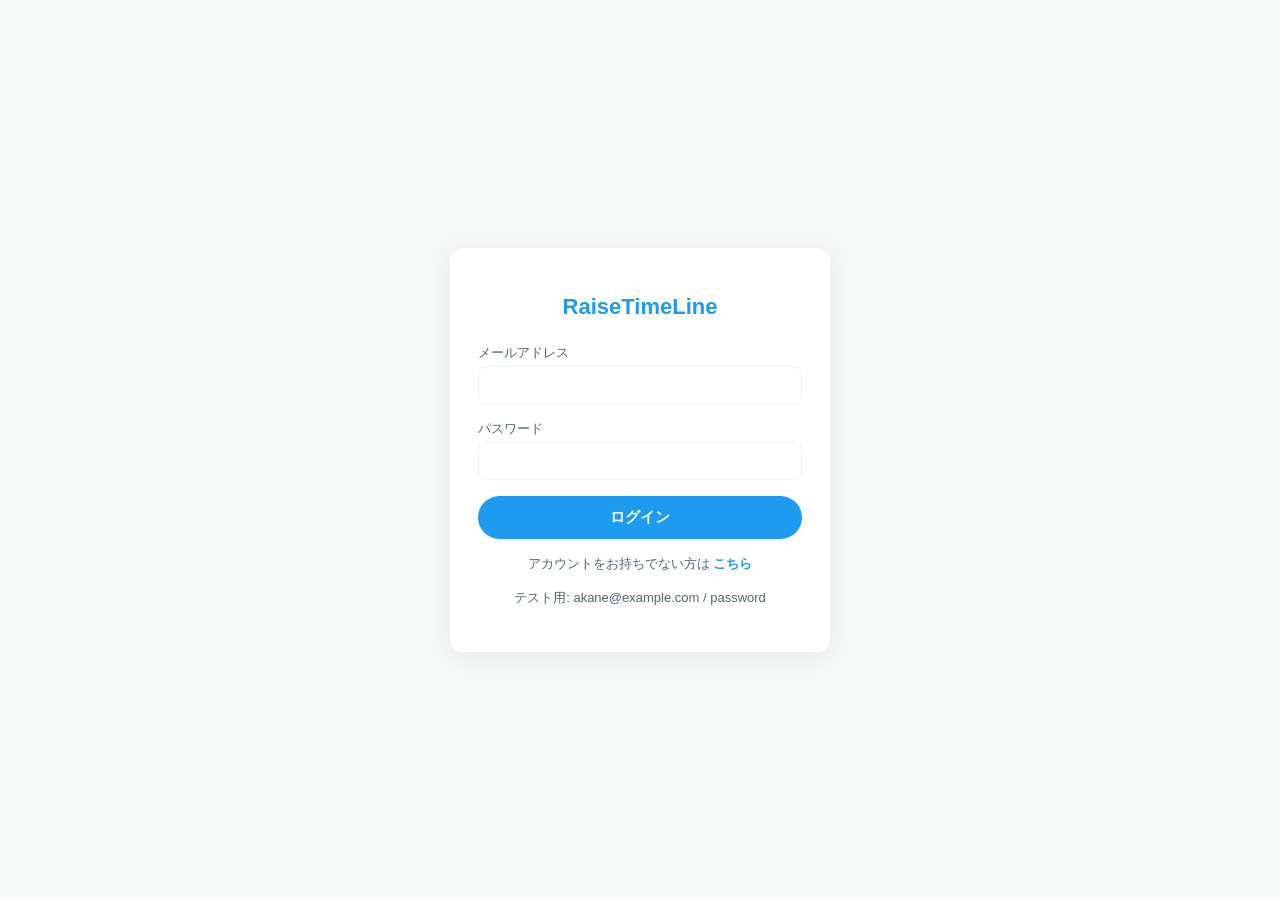
<file: mock/index.html>
<!DOCTYPE html>
<html lang="ja">
<head>
<meta charset="UTF-8">
<meta name="viewport" content="width=device-width, initial-scale=1.0">
<title>ログイン - RaiseTimeLine</title>
<link rel="stylesheet" href="css/style.css">
</head>
<body>
<div class="auth-page">
  <div class="auth-card">
    <h1>RaiseTimeLine</h1>
    <div id="login-success" class="success-message" hidden>登録が完了しました。ログインしてください。</div>
    <div id="login-error" class="error-message" hidden></div>
    <form id="login-form">
      <div class="form-field">
        <label for="email">メールアドレス</label>
        <input type="email" id="email" required autocomplete="username">
      </div>
      <div class="form-field">
        <label for="password">パスワード</label>
        <input type="password" id="password" required autocomplete="current-password">
      </div>
      <button type="submit" class="btn-primary">ログイン</button>
    </form>
    <p class="auth-switch">
      アカウントをお持ちでない方は <a href="signup.html">こちら</a>
    </p>
    <p class="auth-switch">テスト用: akane@example.com / password</p>
  </div>
</div>

<script src="js/data.js"></script>
<script src="js/auth.js"></script>
<script>
  handleLoginForm();
  if (new URLSearchParams(location.search).get("registered") === "1") {
    document.getElementById("login-success").hidden = false;
  }
</script>
</body>
</html>
</file>
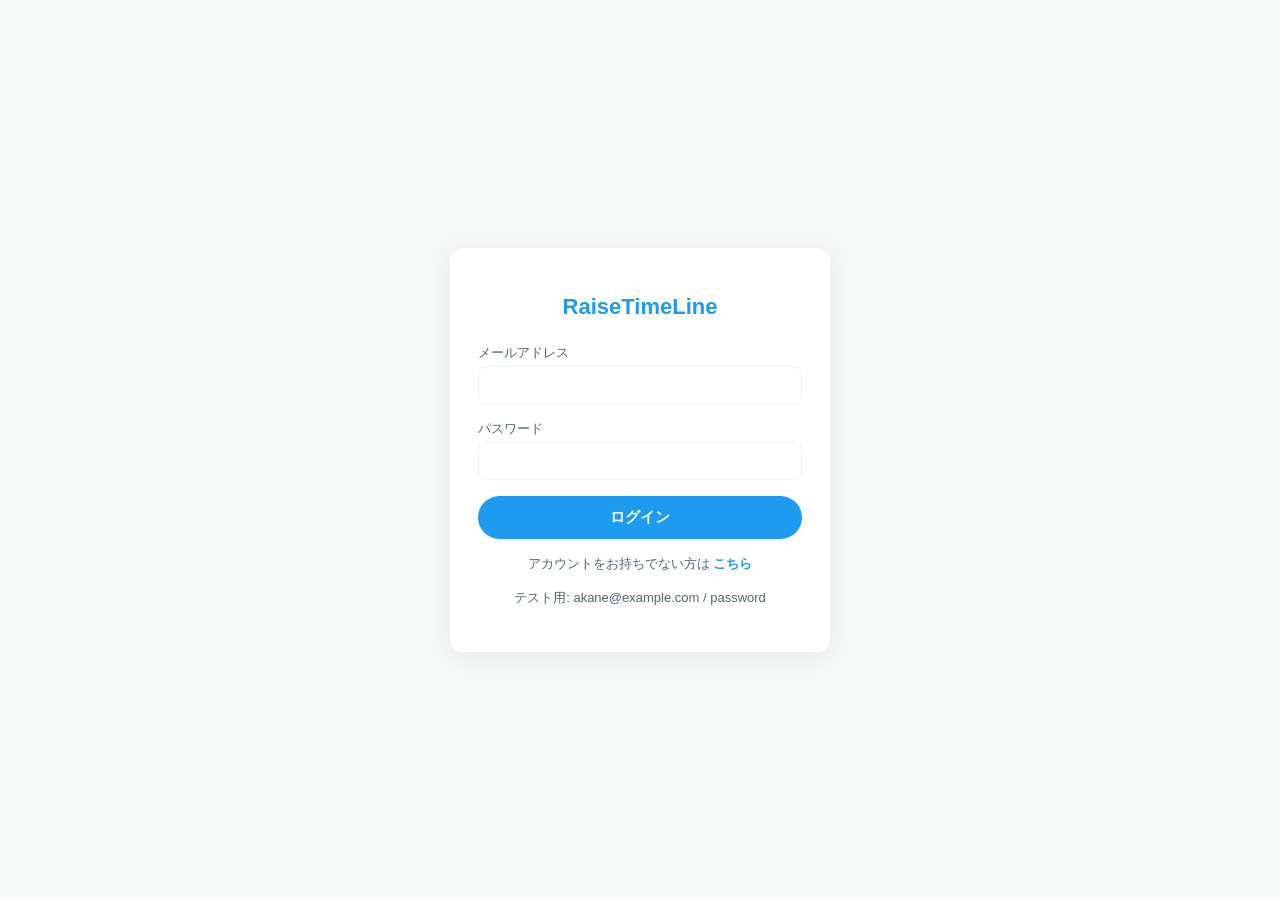
<file: mock/follow-list.html>
<!DOCTYPE html>
<html lang="ja">
<head>
<meta charset="UTF-8">
<meta name="viewport" content="width=device-width, initial-scale=1.0">
<title>フォロー一覧 - RaiseTimeLine</title>
<link rel="stylesheet" href="css/style.css">
</head>
<body>
<header class="app-header">
  <a id="back-link" href="profile.html" class="icon-button" title="戻る">←</a>
  <span class="logo" id="page-title">フォロー中</span>
  <div class="header-actions">
    <a href="search.html" class="icon-button" title="検索">🔍</a>
    <a id="header-my-icon" href="profile.html">
      <img class="avatar" src="" alt="自分のアイコン">
    </a>
    <button id="logout-button" class="btn-danger-text">ログアウト</button>
  </div>
</header>

<div class="page-container">
  <div class="tabs">
    <button class="tab" data-type="following">フォロー中</button>
    <button class="tab" data-type="followers">フォロワー</button>
  </div>
  <div id="user-list"></div>
</div>

<script src="js/data.js"></script>
<script src="js/auth.js"></script>
<script src="js/follow-list.js"></script>
</body>
</html>
</file>
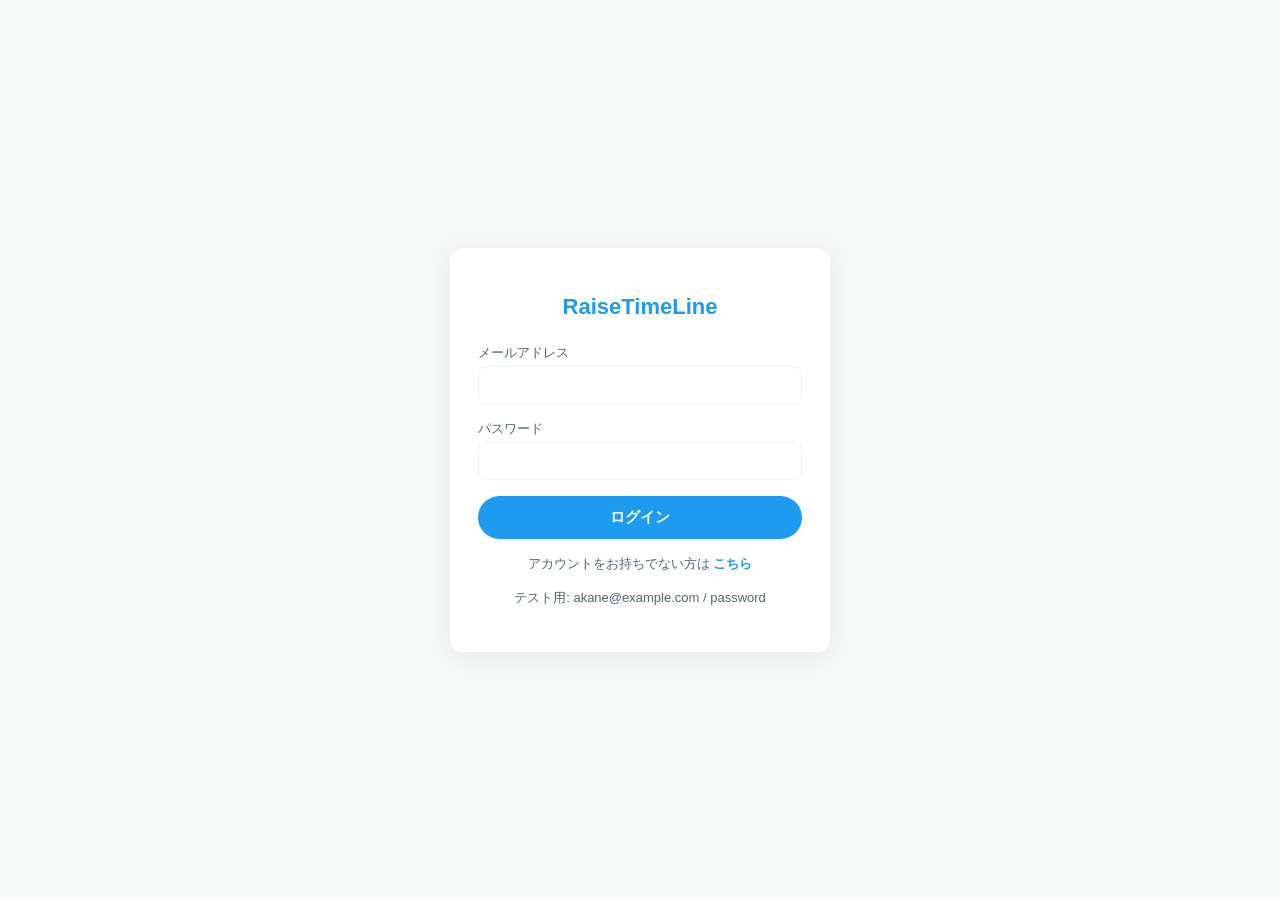
<file: mock/post-detail.html>
<!DOCTYPE html>
<html lang="ja">
<head>
<meta charset="UTF-8">
<meta name="viewport" content="width=device-width, initial-scale=1.0">
<title>投稿詳細 - RaiseTimeLine</title>
<link rel="stylesheet" href="css/style.css">
</head>
<body>
<header class="app-header">
  <a href="timeline.html" class="icon-button" title="戻る">←</a>
  <span class="logo">投稿</span>
  <div class="header-actions">
    <a href="search.html" class="icon-button" title="検索">🔍</a>
    <a id="header-my-icon" href="profile.html">
      <img class="avatar" src="" alt="自分のアイコン">
    </a>
    <button id="logout-button" class="btn-danger-text">ログアウト</button>
  </div>
</header>

<div class="page-container">
  <div id="post-detail-target"></div>

  <form id="comment-form" class="comment-form">
    <img id="comment-form-avatar" class="avatar" src="" alt="">
    <textarea id="comment-body" placeholder="コメントする" maxlength="280"></textarea>
    <button type="submit" class="btn-primary" style="width:auto;padding:8px 18px;align-self:flex-end;">コメントする</button>
  </form>

  <div id="comment-list"></div>
</div>

<template id="comment-card-template">
  <div class="comment-card" data-comment-id="">
    <a class="comment-avatar-link" href="#">
      <img class="avatar comment-avatar" src="" alt="">
    </a>
    <div class="post-card-body">
      <div class="post-meta">
        <a class="username comment-username-link" href="#"></a>
        <span class="time"></span>
      </div>
      <div class="post-text comment-text"></div>
      <div class="post-actions">
        <button class="action-button comment-like-btn">♡ <span class="like-count"></span></button>
        <div class="post-manage" hidden>
          <button class="link-button edit-btn">編集</button>
          <button class="link-button danger delete-btn">削除</button>
        </div>
      </div>
    </div>
  </div>
</template>

<script src="js/data.js"></script>
<script src="js/auth.js"></script>
<script src="js/post-detail.js"></script>
</body>
</html>
</file>
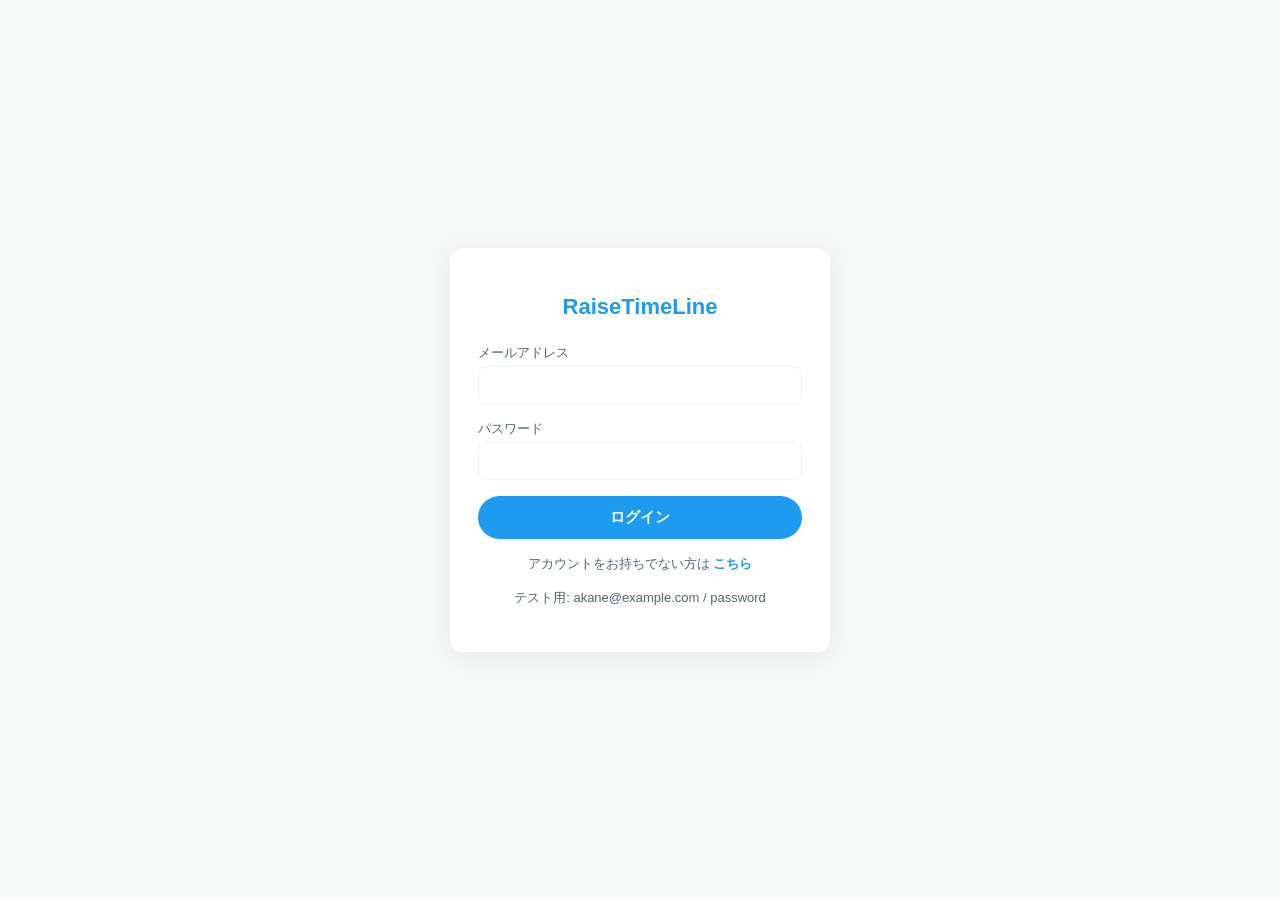
<file: mock/profile-edit.html>
<!DOCTYPE html>
<html lang="ja">
<head>
<meta charset="UTF-8">
<meta name="viewport" content="width=device-width, initial-scale=1.0">
<title>プロフィール編集 - RaiseTimeLine</title>
<link rel="stylesheet" href="css/style.css">
</head>
<body>
<header class="app-header">
  <a href="profile.html" class="icon-button" title="戻る">←</a>
  <span class="logo">プロフィールを編集</span>
  <div class="header-actions">
    <button id="logout-button" class="btn-danger-text">ログアウト</button>
  </div>
</header>

<div class="page-container">
  <form id="profile-edit-form" class="edit-form">
    <div id="edit-error" class="error-message" hidden></div>
    <div class="icon-edit-row">
      <img id="icon-preview" class="avatar-large" src="" alt="">
      <label class="btn-secondary" style="cursor:pointer;">
        画像を変更
        <input type="file" id="icon-input" accept="image/*" hidden>
      </label>
    </div>
    <div class="form-field">
      <label for="username">ユーザー名</label>
      <input type="text" id="username" required maxlength="30">
    </div>
    <div class="form-field">
      <label for="bio">自己紹介（160文字まで）</label>
      <textarea id="bio" maxlength="160"></textarea>
      <div style="text-align:right;font-size:12px;color:#536471;"><span id="bio-count">0</span>/160</div>
    </div>
    <div class="form-actions">
      <button type="submit" class="btn-primary">保存</button>
      <a href="profile.html" class="btn-secondary">キャンセル</a>
    </div>
  </form>
</div>

<script src="js/data.js"></script>
<script src="js/auth.js"></script>
<script src="js/profile-edit.js"></script>
</body>
</html>
</file>
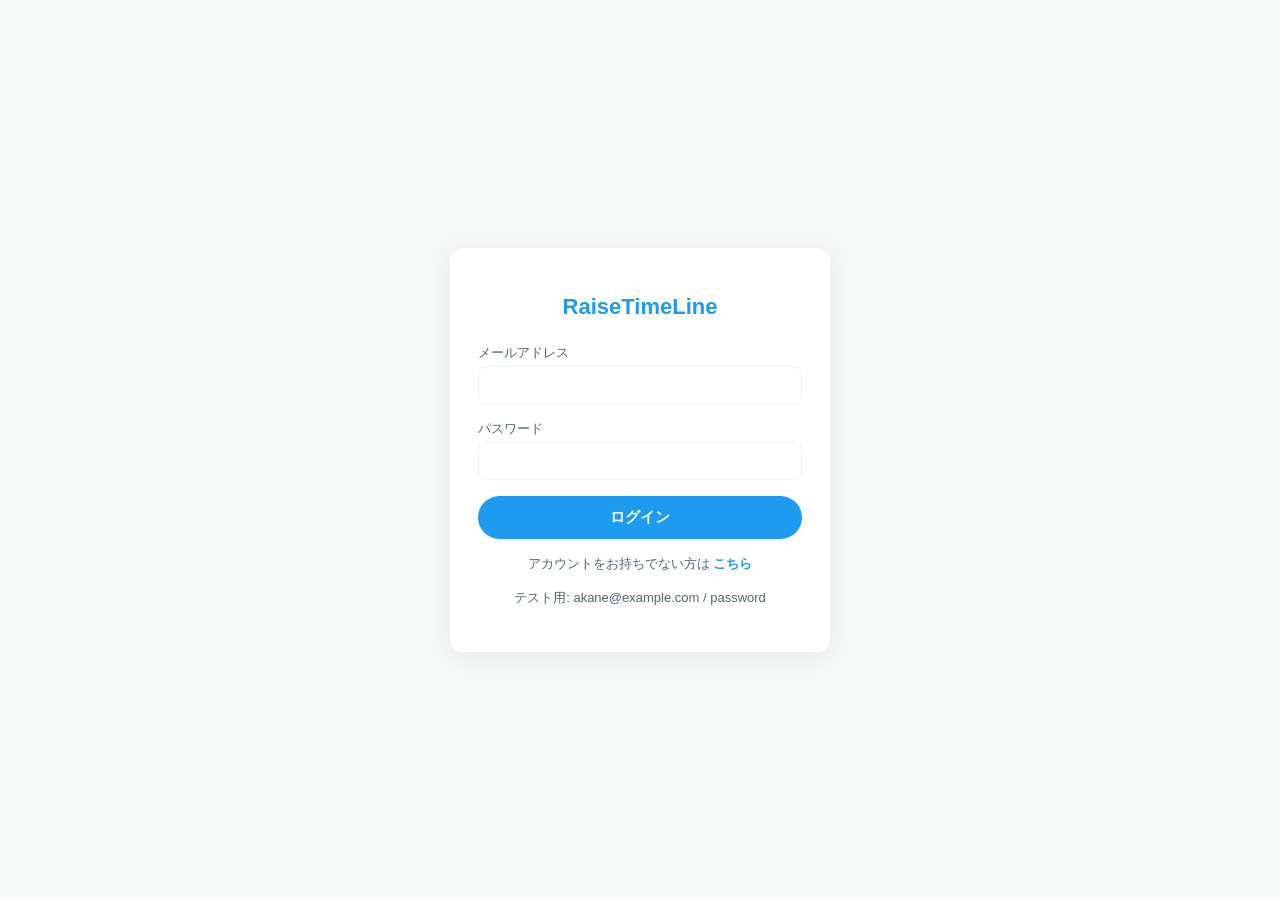
<file: mock/profile.html>
<!DOCTYPE html>
<html lang="ja">
<head>
<meta charset="UTF-8">
<meta name="viewport" content="width=device-width, initial-scale=1.0">
<title>プロフィール - RaiseTimeLine</title>
<link rel="stylesheet" href="css/style.css">
</head>
<body>
<header class="app-header">
  <a href="timeline.html" class="icon-button" title="戻る">←</a>
  <span class="logo">プロフィール</span>
  <div class="header-actions">
    <a href="search.html" class="icon-button" title="検索">🔍</a>
    <a id="header-my-icon" href="profile.html">
      <img class="avatar" src="" alt="自分のアイコン">
    </a>
    <button id="logout-button" class="btn-danger-text">ログアウト</button>
  </div>
</header>

<div class="page-container">
  <div id="profile-header"></div>
  <div id="post-list"></div>
</div>

<template id="post-card-template">
  <div class="card post-card" data-post-id="">
    <a class="post-avatar-link" href="#">
      <img class="avatar post-avatar" src="" alt="">
    </a>
    <div class="post-card-body">
      <div class="post-meta">
        <a class="username post-username-link" href="#"></a>
        <span class="time"></span>
      </div>
      <div class="post-text"></div>
      <img class="post-image" hidden>
      <div class="post-actions">
        <button class="action-button comment-btn">💬 <span class="comment-count"></span></button>
        <button class="action-button like-btn">♡ <span class="like-count"></span></button>
        <div class="post-manage" hidden>
          <button class="link-button edit-btn">編集</button>
          <button class="link-button danger delete-btn">削除</button>
        </div>
      </div>
    </div>
  </div>
</template>

<script src="js/data.js"></script>
<script src="js/auth.js"></script>
<script src="js/profile.js"></script>
</body>
</html>
</file>
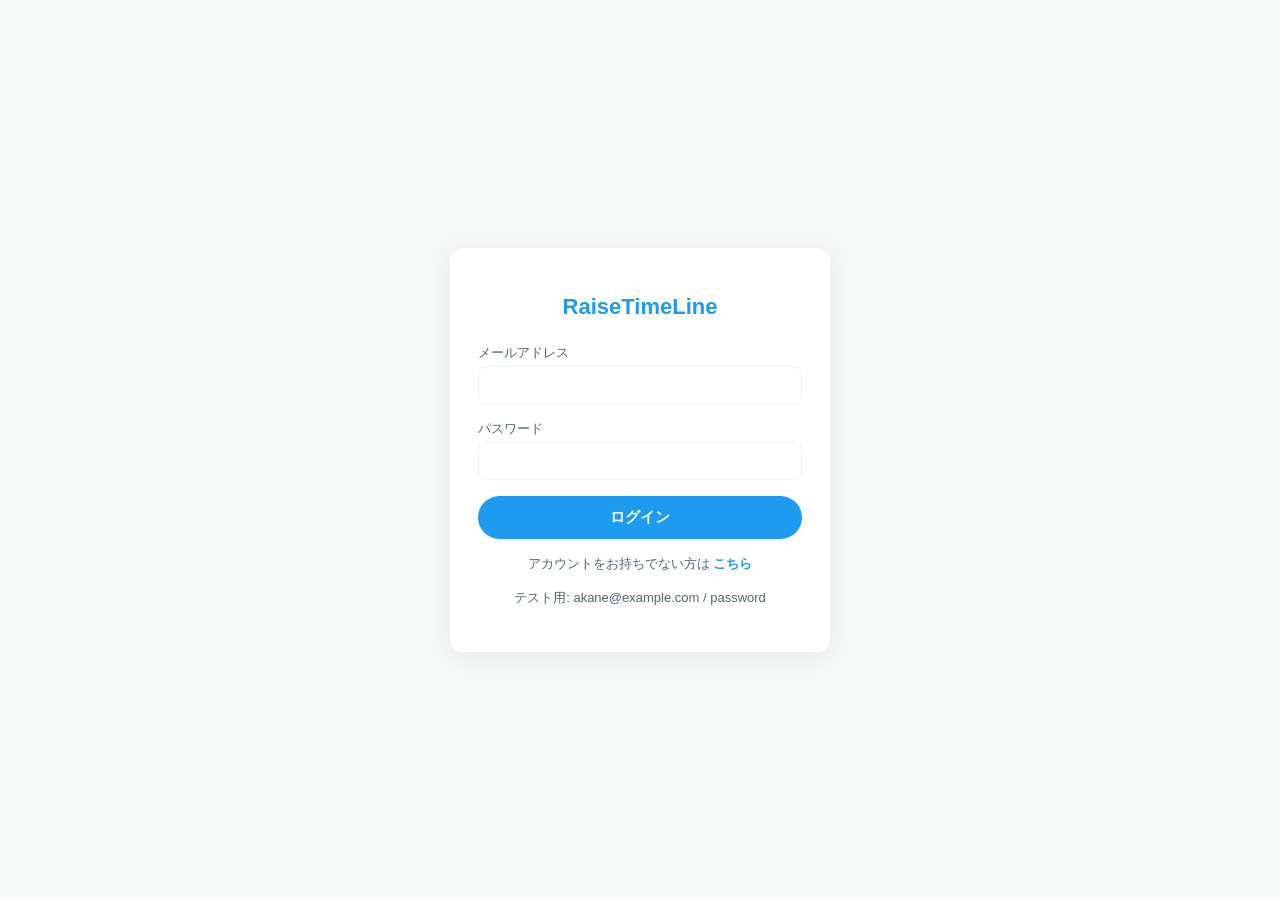
<file: mock/search.html>
<!DOCTYPE html>
<html lang="ja">
<head>
<meta charset="UTF-8">
<meta name="viewport" content="width=device-width, initial-scale=1.0">
<title>検索 - RaiseTimeLine</title>
<link rel="stylesheet" href="css/style.css">
</head>
<body>
<header class="app-header">
  <a href="timeline.html" class="icon-button" title="戻る">←</a>
  <span class="logo">検索</span>
  <div class="header-actions">
    <a id="header-my-icon" href="profile.html">
      <img class="avatar" src="" alt="自分のアイコン">
    </a>
    <button id="logout-button" class="btn-danger-text">ログアウト</button>
  </div>
</header>

<div class="page-container">
  <form id="search-form" class="search-bar">
    <input type="text" id="search-input" placeholder="キーワードまたはユーザー名で検索">
    <button type="submit" class="btn-primary" style="width:auto;padding:10px 18px;">検索</button>
  </form>

  <div class="tabs">
    <button class="tab active" data-tab="posts">投稿</button>
    <button class="tab" data-tab="users">ユーザー</button>
  </div>

  <div id="result-list"></div>
</div>

<template id="post-card-template">
  <div class="card post-card" data-post-id="">
    <a class="post-avatar-link" href="#">
      <img class="avatar post-avatar" src="" alt="">
    </a>
    <div class="post-card-body">
      <div class="post-meta">
        <a class="username post-username-link" href="#"></a>
        <span class="time"></span>
      </div>
      <div class="post-text"></div>
      <img class="post-image" hidden>
      <div class="post-actions">
        <button class="action-button comment-btn">💬 <span class="comment-count"></span></button>
        <button class="action-button like-btn">♡ <span class="like-count"></span></button>
      </div>
    </div>
  </div>
</template>

<script src="js/data.js"></script>
<script src="js/auth.js"></script>
<script src="js/search.js"></script>
</body>
</html>
</file>
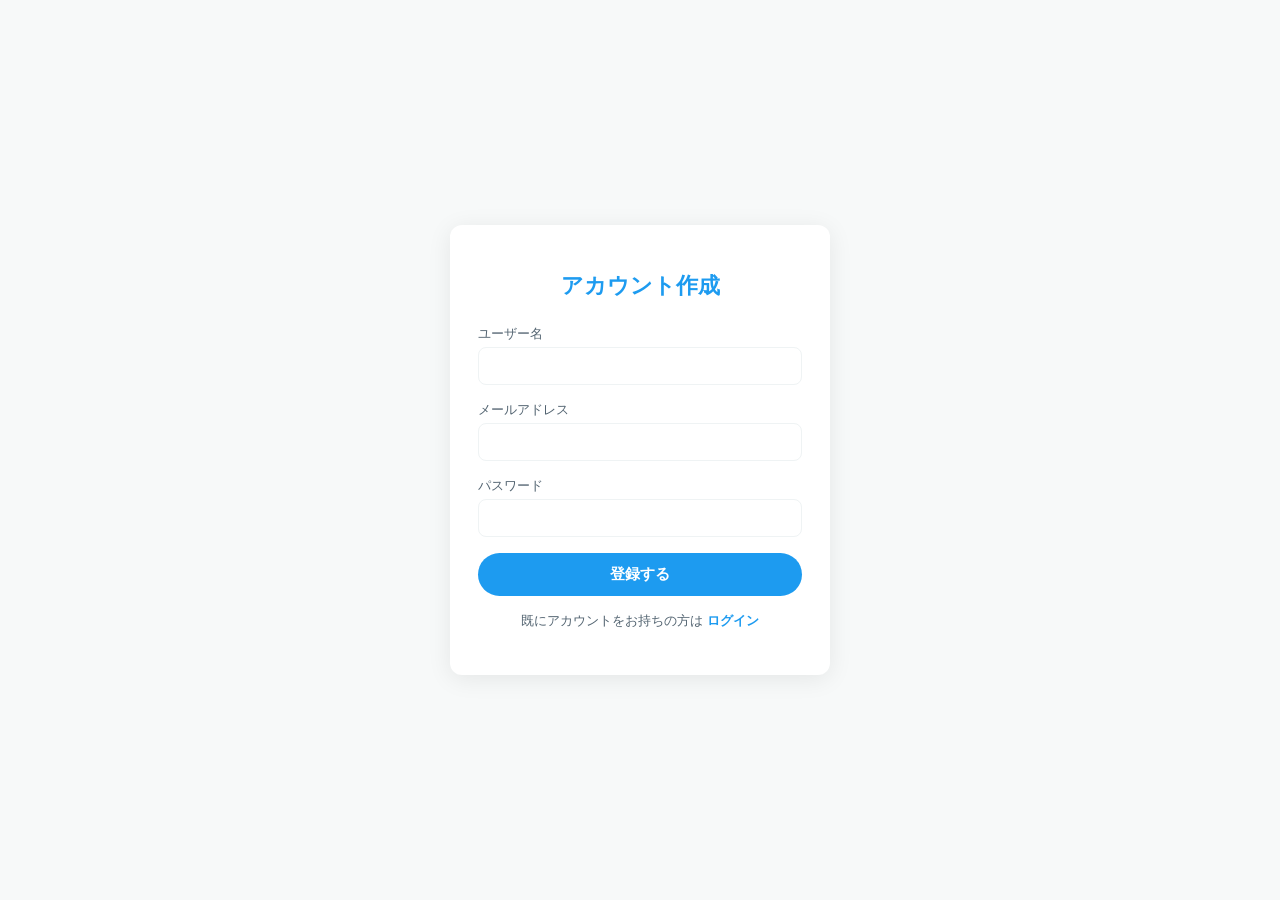
<file: mock/signup.html>
<!DOCTYPE html>
<html lang="ja">
<head>
<meta charset="UTF-8">
<meta name="viewport" content="width=device-width, initial-scale=1.0">
<title>サインアップ - RaiseTimeLine</title>
<link rel="stylesheet" href="css/style.css">
</head>
<body>
<div class="auth-page">
  <div class="auth-card">
    <h1>アカウント作成</h1>
    <div id="signup-error" class="error-message" hidden></div>
    <form id="signup-form">
      <div class="form-field">
        <label for="username">ユーザー名</label>
        <input type="text" id="username" required maxlength="30">
      </div>
      <div class="form-field">
        <label for="email">メールアドレス</label>
        <input type="email" id="email" required autocomplete="username">
      </div>
      <div class="form-field">
        <label for="password">パスワード</label>
        <input type="password" id="password" required autocomplete="new-password">
      </div>
      <button type="submit" class="btn-primary">登録する</button>
    </form>
    <p class="auth-switch">
      既にアカウントをお持ちの方は <a href="index.html">ログイン</a>
    </p>
  </div>
</div>

<script src="js/data.js"></script>
<script src="js/auth.js"></script>
<script>
  handleSignupForm();
</script>
</body>
</html>
</file>
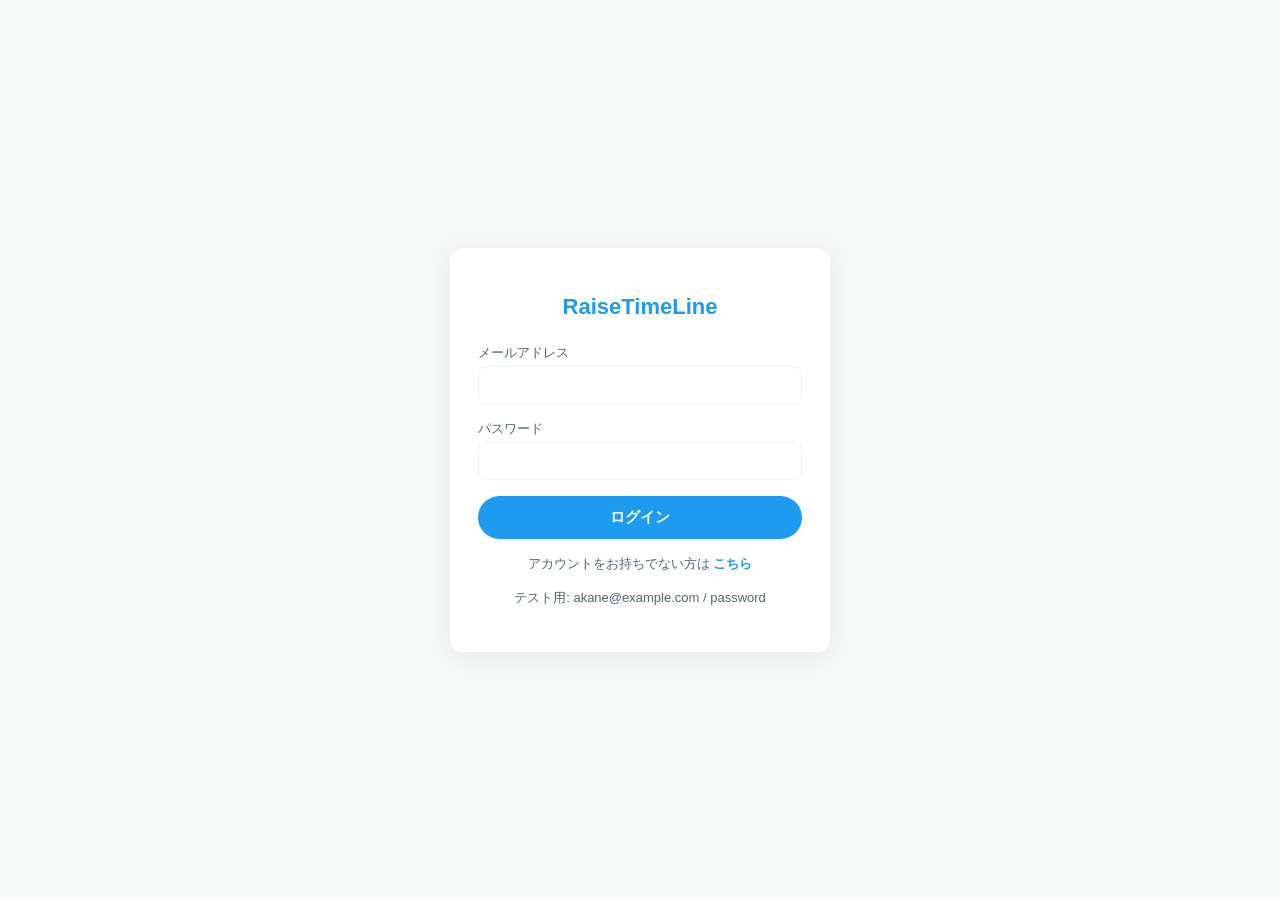
<file: mock/timeline.html>
<!DOCTYPE html>
<html lang="ja">
<head>
<meta charset="UTF-8">
<meta name="viewport" content="width=device-width, initial-scale=1.0">
<title>タイムライン - RaiseTimeLine</title>
<link rel="stylesheet" href="css/style.css">
</head>
<body>
<header class="app-header">
  <span class="logo">RaiseTimeLine</span>
  <div class="header-actions">
    <a href="search.html" class="icon-button" title="検索">🔍</a>
    <a id="header-my-icon" href="profile.html">
      <img class="avatar" src="" alt="自分のアイコン">
    </a>
    <button id="logout-button" class="btn-danger-text">ログアウト</button>
  </div>
</header>

<div class="page-container">
  <div class="tabs">
    <button class="tab active" data-tab="all">全体</button>
    <button class="tab" data-tab="following">フォロー中</button>
  </div>

  <form id="post-form" class="post-form">
    <img id="post-form-avatar" class="avatar" src="" alt="">
    <div class="post-form-body">
      <textarea id="post-body" maxlength="280" placeholder="今何してる？"></textarea>
      <img id="post-image-preview" class="image-preview" hidden>
      <div class="post-form-footer">
        <label class="file-label" title="画像を添付">
          🖼️
          <input type="file" id="post-image-input" accept="image/*" hidden>
        </label>
        <span class="char-count"><span id="post-char-count">0</span>/280</span>
        <button type="submit" class="btn-primary" style="width:auto;padding:8px 20px;">投稿する</button>
      </div>
    </div>
  </form>

  <div id="post-list"></div>

  <div class="mock-footer">
    これはHTML/CSS/JSのみの静的プロトタイプです（データ保存なし・ブラウザのlocalStorageのみ使用）。<br>
    <button id="reset-mock-data">モックデータをリセット</button>
  </div>
</div>

<template id="post-card-template">
  <div class="card post-card" data-post-id="">
    <a class="post-avatar-link" href="#">
      <img class="avatar post-avatar" src="" alt="">
    </a>
    <div class="post-card-body">
      <div class="post-meta">
        <a class="username post-username-link" href="#"></a>
        <span class="time"></span>
      </div>
      <div class="post-text"></div>
      <img class="post-image" hidden>
      <div class="post-actions">
        <button class="action-button comment-btn">💬 <span class="comment-count"></span></button>
        <button class="action-button like-btn">♡ <span class="like-count"></span></button>
        <div class="post-manage" hidden>
          <button class="link-button edit-btn">編集</button>
          <button class="link-button danger delete-btn">削除</button>
        </div>
      </div>
    </div>
  </div>
</template>

<script src="js/data.js"></script>
<script src="js/auth.js"></script>
<script src="js/timeline.js"></script>
</body>
</html>
</file>
<file: mock/css/style.css>
:root {
  --color-primary: #1d9bf0;
  --color-primary-dark: #1a8cd8;
  --color-danger: #f4212e;
  --color-text: #0f1419;
  --color-subtext: #536471;
  --color-border: #eff3f4;
  --color-bg: #ffffff;
  --color-bg-soft: #f7f9f9;
  --radius: 12px;
}

* {
  box-sizing: border-box;
}

body {
  margin: 0;
  font-family: -apple-system, BlinkMacSystemFont, "Hiragino Sans", "Yu Gothic", sans-serif;
  color: var(--color-text);
  background: var(--color-bg-soft);
}

a {
  color: inherit;
  text-decoration: none;
}

button {
  font-family: inherit;
  cursor: pointer;
}

/* ---------- 認証画面（ログイン・サインアップ） ---------- */

.auth-page {
  min-height: 100vh;
  display: flex;
  align-items: center;
  justify-content: center;
  padding: 24px;
}

.auth-card {
  width: 100%;
  max-width: 380px;
  background: var(--color-bg);
  border-radius: var(--radius);
  padding: 32px 28px;
  box-shadow: 0 4px 24px rgba(0, 0, 0, 0.08);
}

.auth-card h1 {
  text-align: center;
  font-size: 22px;
  margin-bottom: 24px;
  color: var(--color-primary);
}

.form-field {
  margin-bottom: 16px;
}

.form-field label {
  display: block;
  font-size: 13px;
  color: var(--color-subtext);
  margin-bottom: 4px;
}

.form-field input,
.form-field textarea {
  width: 100%;
  padding: 10px 12px;
  border: 1px solid var(--color-border);
  border-radius: 8px;
  font-size: 14px;
}

.form-field textarea {
  resize: vertical;
  min-height: 80px;
}

.btn-primary {
  width: 100%;
  padding: 12px;
  background: var(--color-primary);
  color: #fff;
  border: none;
  border-radius: 999px;
  font-size: 15px;
  font-weight: bold;
}

.btn-primary:hover {
  background: var(--color-primary-dark);
}

.btn-secondary {
  padding: 8px 16px;
  background: #fff;
  color: var(--color-primary);
  border: 1px solid var(--color-primary);
  border-radius: 999px;
  font-size: 14px;
}

.btn-danger-text {
  background: none;
  border: none;
  color: var(--color-danger);
  font-size: 13px;
}

.auth-switch {
  text-align: center;
  margin-top: 16px;
  font-size: 13px;
  color: var(--color-subtext);
}

.auth-switch a {
  color: var(--color-primary);
  font-weight: bold;
}

.error-message {
  background: #ffeced;
  color: var(--color-danger);
  padding: 8px 12px;
  border-radius: 8px;
  font-size: 13px;
  margin-bottom: 12px;
}

.success-message {
  background: #e8f5e9;
  color: #1e7e34;
  padding: 8px 12px;
  border-radius: 8px;
  font-size: 13px;
  margin-bottom: 12px;
}

/* ---------- ヘッダー ---------- */

.app-header {
  position: sticky;
  top: 0;
  z-index: 10;
  display: flex;
  align-items: center;
  justify-content: space-between;
  background: rgba(255, 255, 255, 0.92);
  backdrop-filter: blur(6px);
  border-bottom: 1px solid var(--color-border);
  padding: 10px 16px;
}

.app-header .logo {
  font-weight: bold;
  color: var(--color-primary);
  font-size: 18px;
}

.header-actions {
  display: flex;
  align-items: center;
  gap: 14px;
}

.icon-button {
  font-size: 18px;
  line-height: 1;
  padding: 6px 10px;
  border-radius: 999px;
  background: var(--color-bg-soft);
}

.icon-button:hover {
  background: var(--color-border);
}

.avatar {
  width: 32px;
  height: 32px;
  border-radius: 50%;
  object-fit: cover;
  background: var(--color-border);
}

.avatar-large {
  width: 84px;
  height: 84px;
  border-radius: 50%;
  object-fit: cover;
  background: var(--color-border);
}

/* ---------- レイアウト共通 ---------- */

.page-container {
  max-width: 600px;
  margin: 0 auto;
  padding-bottom: 40px;
}

.card {
  background: var(--color-bg);
  border-bottom: 1px solid var(--color-border);
}

/* ---------- タブ ---------- */

.tabs {
  display: flex;
  background: var(--color-bg);
  border-bottom: 1px solid var(--color-border);
}

.tab {
  flex: 1;
  text-align: center;
  padding: 14px 0;
  font-size: 14px;
  color: var(--color-subtext);
  border-bottom: 3px solid transparent;
  background: none;
  border-left: none;
  border-right: none;
  border-top: none;
}

.tab.active {
  color: var(--color-text);
  font-weight: bold;
  border-bottom-color: var(--color-primary);
}

/* ---------- 投稿フォーム ---------- */

.post-form {
  display: flex;
  gap: 12px;
  padding: 16px;
  background: var(--color-bg);
  border-bottom: 1px solid var(--color-border);
}

.post-form-body {
  flex: 1;
}

.post-form textarea {
  width: 100%;
  border: none;
  resize: none;
  font-size: 15px;
  min-height: 60px;
  font-family: inherit;
  outline: none;
}

.post-form-footer {
  display: flex;
  align-items: center;
  justify-content: space-between;
  margin-top: 8px;
}

.post-form-footer .char-count {
  font-size: 12px;
  color: var(--color-subtext);
}

.image-preview {
  max-width: 100%;
  max-height: 220px;
  border-radius: 12px;
  margin-top: 8px;
  display: block;
}

.file-label {
  cursor: pointer;
  font-size: 20px;
  padding: 4px 8px;
  border-radius: 8px;
}

.file-label:hover {
  background: var(--color-bg-soft);
}

/* ---------- 投稿カード ---------- */

.post-card {
  display: flex;
  gap: 12px;
  padding: 16px;
}

.post-card-body {
  flex: 1;
  min-width: 0;
}

.post-meta {
  display: flex;
  align-items: baseline;
  gap: 6px;
  font-size: 14px;
  flex-wrap: wrap;
}

.post-meta .username {
  font-weight: bold;
}

.post-meta .time {
  color: var(--color-subtext);
  font-size: 13px;
}

.post-text {
  margin: 6px 0;
  font-size: 15px;
  line-height: 1.5;
  white-space: pre-wrap;
  word-break: break-word;
}

.post-text a.post-link {
  color: inherit;
}

.post-image {
  max-width: 100%;
  border-radius: 12px;
  margin-top: 6px;
  display: block;
}

.post-actions {
  display: flex;
  align-items: center;
  gap: 20px;
  margin-top: 8px;
}

.action-button {
  display: flex;
  align-items: center;
  gap: 6px;
  background: none;
  border: none;
  color: var(--color-subtext);
  font-size: 13px;
  padding: 4px 6px;
  border-radius: 8px;
}

.action-button:hover {
  background: var(--color-bg-soft);
}

.action-button.liked {
  color: #f91880;
  font-weight: bold;
}

.post-manage {
  margin-left: auto;
  gap: 8px;
}

.post-manage:not([hidden]) {
  display: flex;
}

.link-button {
  background: none;
  border: none;
  font-size: 13px;
  color: var(--color-primary);
  padding: 2px 4px;
}

.link-button.danger {
  color: var(--color-danger);
}

.empty-state {
  padding: 40px 16px;
  text-align: center;
  color: var(--color-subtext);
  font-size: 14px;
}

/* ---------- 投稿詳細 ---------- */

.post-detail-target {
  border-bottom: 1px solid var(--color-border);
}

.post-detail-target .post-text {
  font-size: 18px;
}

.comment-form {
  display: flex;
  gap: 12px;
  padding: 16px;
  border-bottom: 1px solid var(--color-border);
  background: var(--color-bg);
}

.comment-form textarea {
  flex: 1;
  border: 1px solid var(--color-border);
  border-radius: 10px;
  padding: 8px 10px;
  font-family: inherit;
  font-size: 14px;
  resize: vertical;
  min-height: 40px;
}

.comment-card {
  display: flex;
  gap: 12px;
  padding: 14px 16px;
  border-bottom: 1px solid var(--color-border);
  background: var(--color-bg);
}

/* ---------- プロフィール ---------- */

.profile-header {
  background: var(--color-bg);
  padding: 20px 16px;
  border-bottom: 1px solid var(--color-border);
}

.profile-header-top {
  display: flex;
  align-items: flex-start;
  justify-content: space-between;
  gap: 12px;
}

.profile-username {
  font-size: 20px;
  font-weight: bold;
  margin: 12px 0 4px;
}

.profile-bio {
  color: var(--color-text);
  font-size: 14px;
  margin: 0 0 10px;
  white-space: pre-wrap;
}

.profile-stats {
  display: flex;
  gap: 16px;
  font-size: 14px;
  color: var(--color-subtext);
}

.profile-stats a:hover {
  text-decoration: underline;
}

.profile-stats strong {
  color: var(--color-text);
}

.follow-button.following {
  background: var(--color-bg);
  color: var(--color-text);
}

/* ---------- 検索 ---------- */

.search-bar {
  display: flex;
  gap: 8px;
  padding: 12px 16px;
  background: var(--color-bg);
  border-bottom: 1px solid var(--color-border);
}

.search-bar input {
  flex: 1;
  padding: 10px 14px;
  border-radius: 999px;
  border: 1px solid var(--color-border);
  background: var(--color-bg-soft);
  font-size: 14px;
}

.search-user-row {
  display: flex;
  align-items: center;
  gap: 12px;
  padding: 14px 16px;
  border-bottom: 1px solid var(--color-border);
  background: var(--color-bg);
}

.search-user-row .username {
  font-weight: bold;
}

.search-user-row .bio {
  font-size: 13px;
  color: var(--color-subtext);
}

/* ---------- プロフィール編集 ---------- */

.edit-form {
  background: var(--color-bg);
  padding: 20px 16px;
}

.icon-edit-row {
  display: flex;
  align-items: center;
  gap: 16px;
  margin-bottom: 20px;
}

.form-actions {
  display: flex;
  gap: 10px;
  margin-top: 20px;
}

.form-actions .btn-primary {
  width: auto;
  padding: 10px 24px;
}

/* ---------- フッター（リセット導線） ---------- */

.mock-footer {
  text-align: center;
  padding: 24px 16px;
  font-size: 12px;
  color: var(--color-subtext);
}

.mock-footer button {
  background: none;
  border: none;
  color: var(--color-subtext);
  text-decoration: underline;
  font-size: 12px;
}

@media (max-width: 480px) {
  .auth-card {
    padding: 24px 18px;
  }
}
</file>
